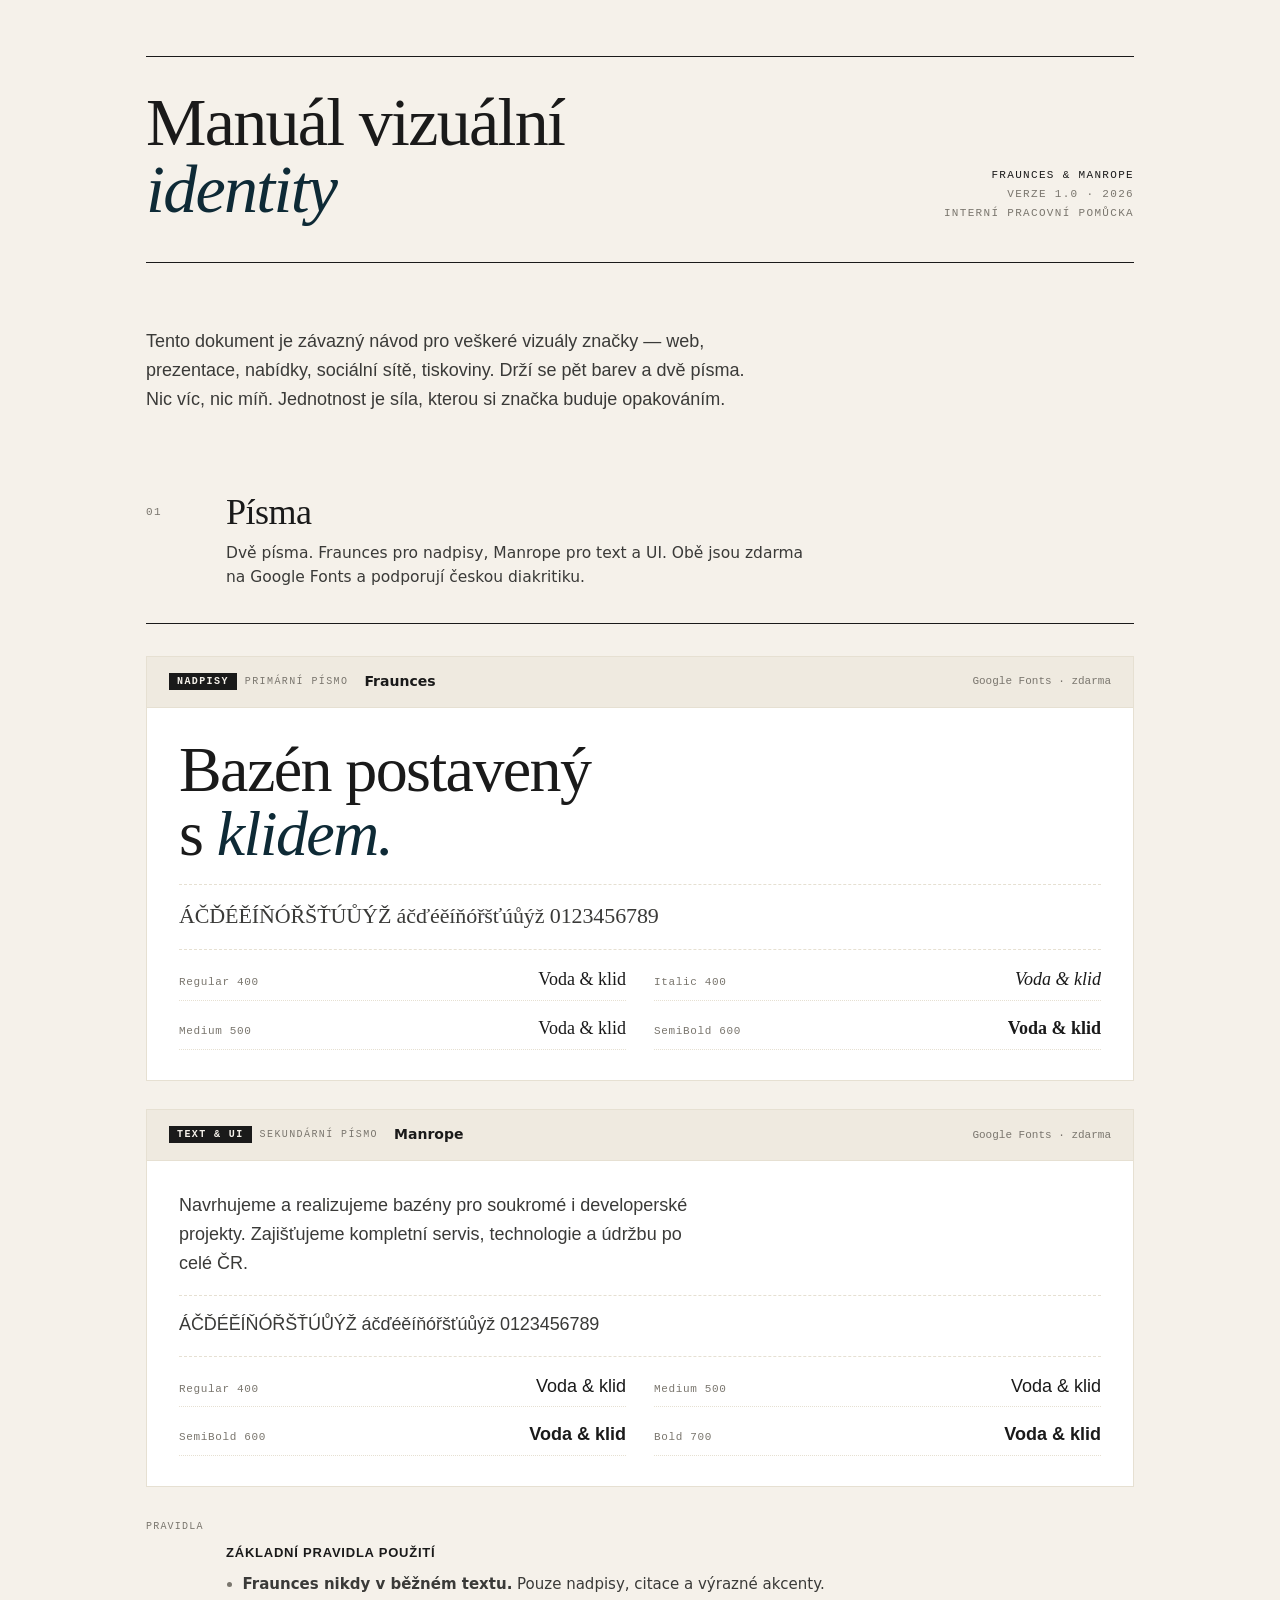
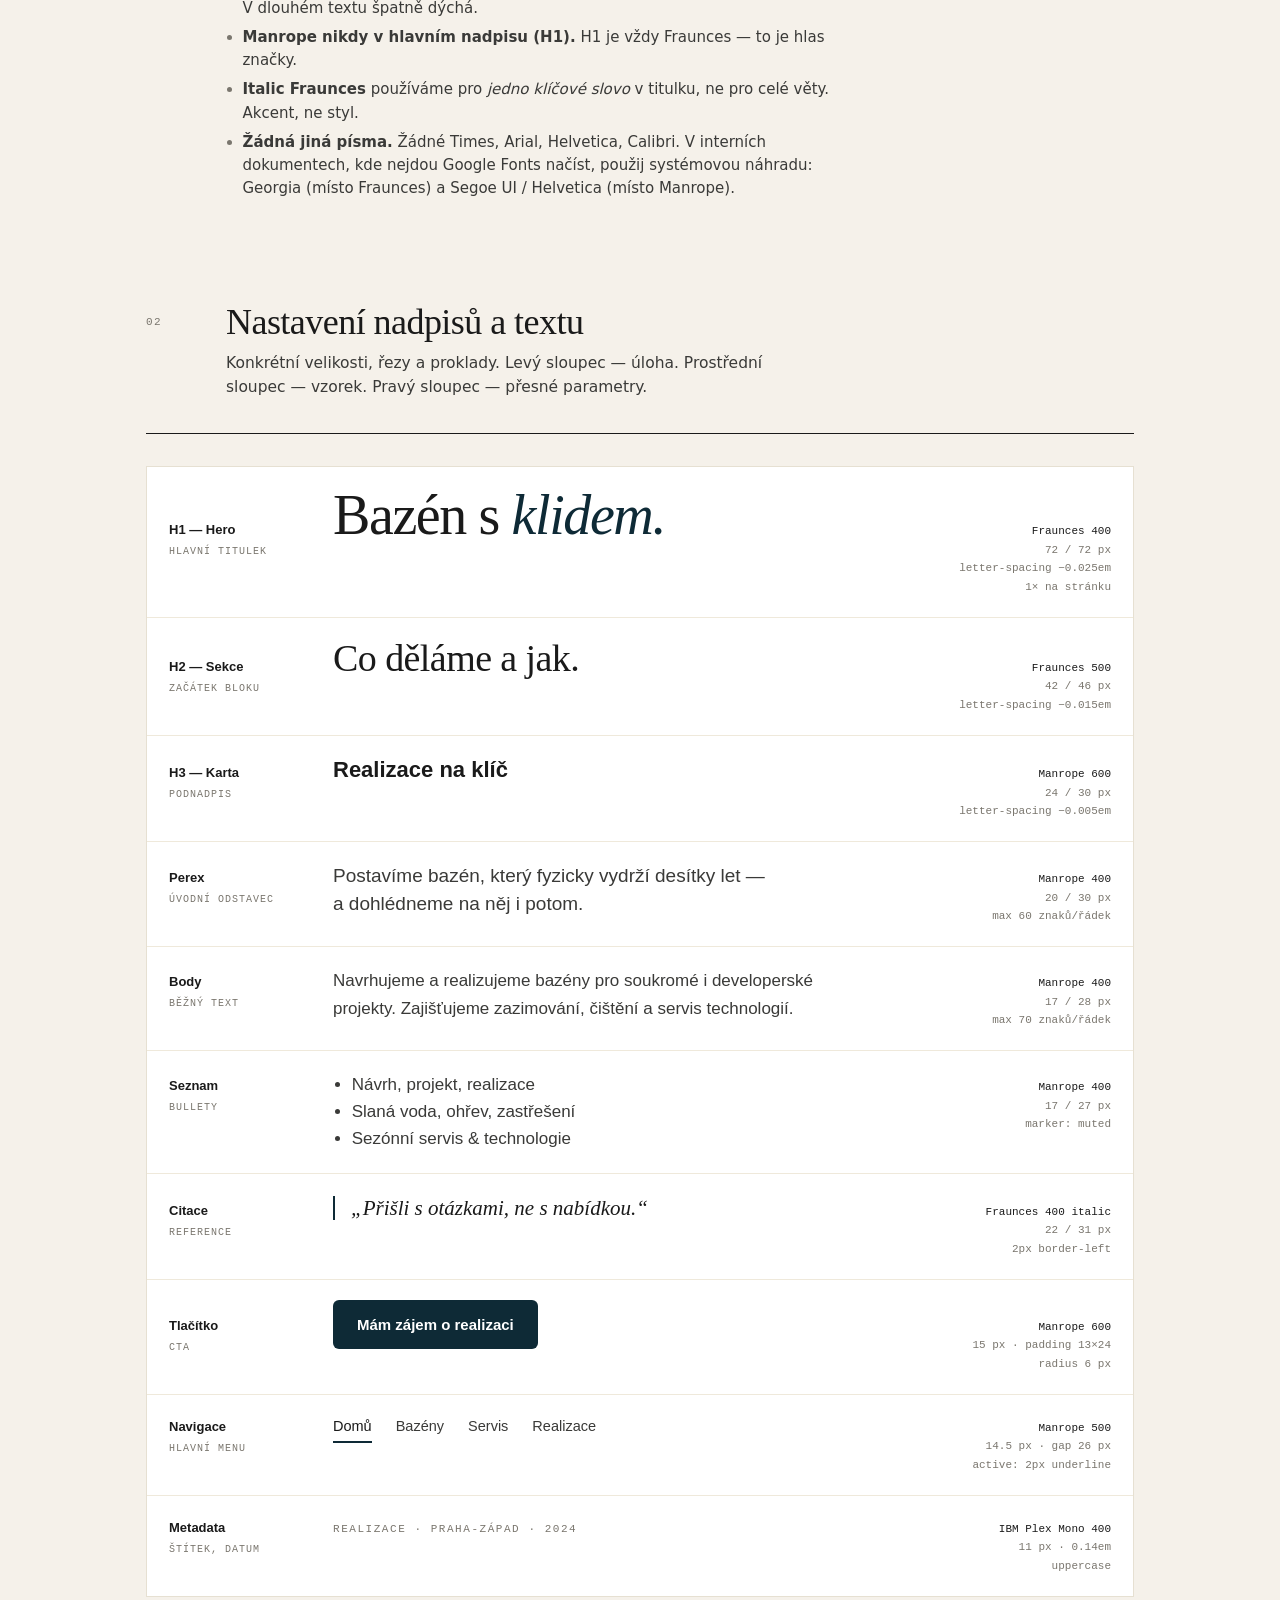
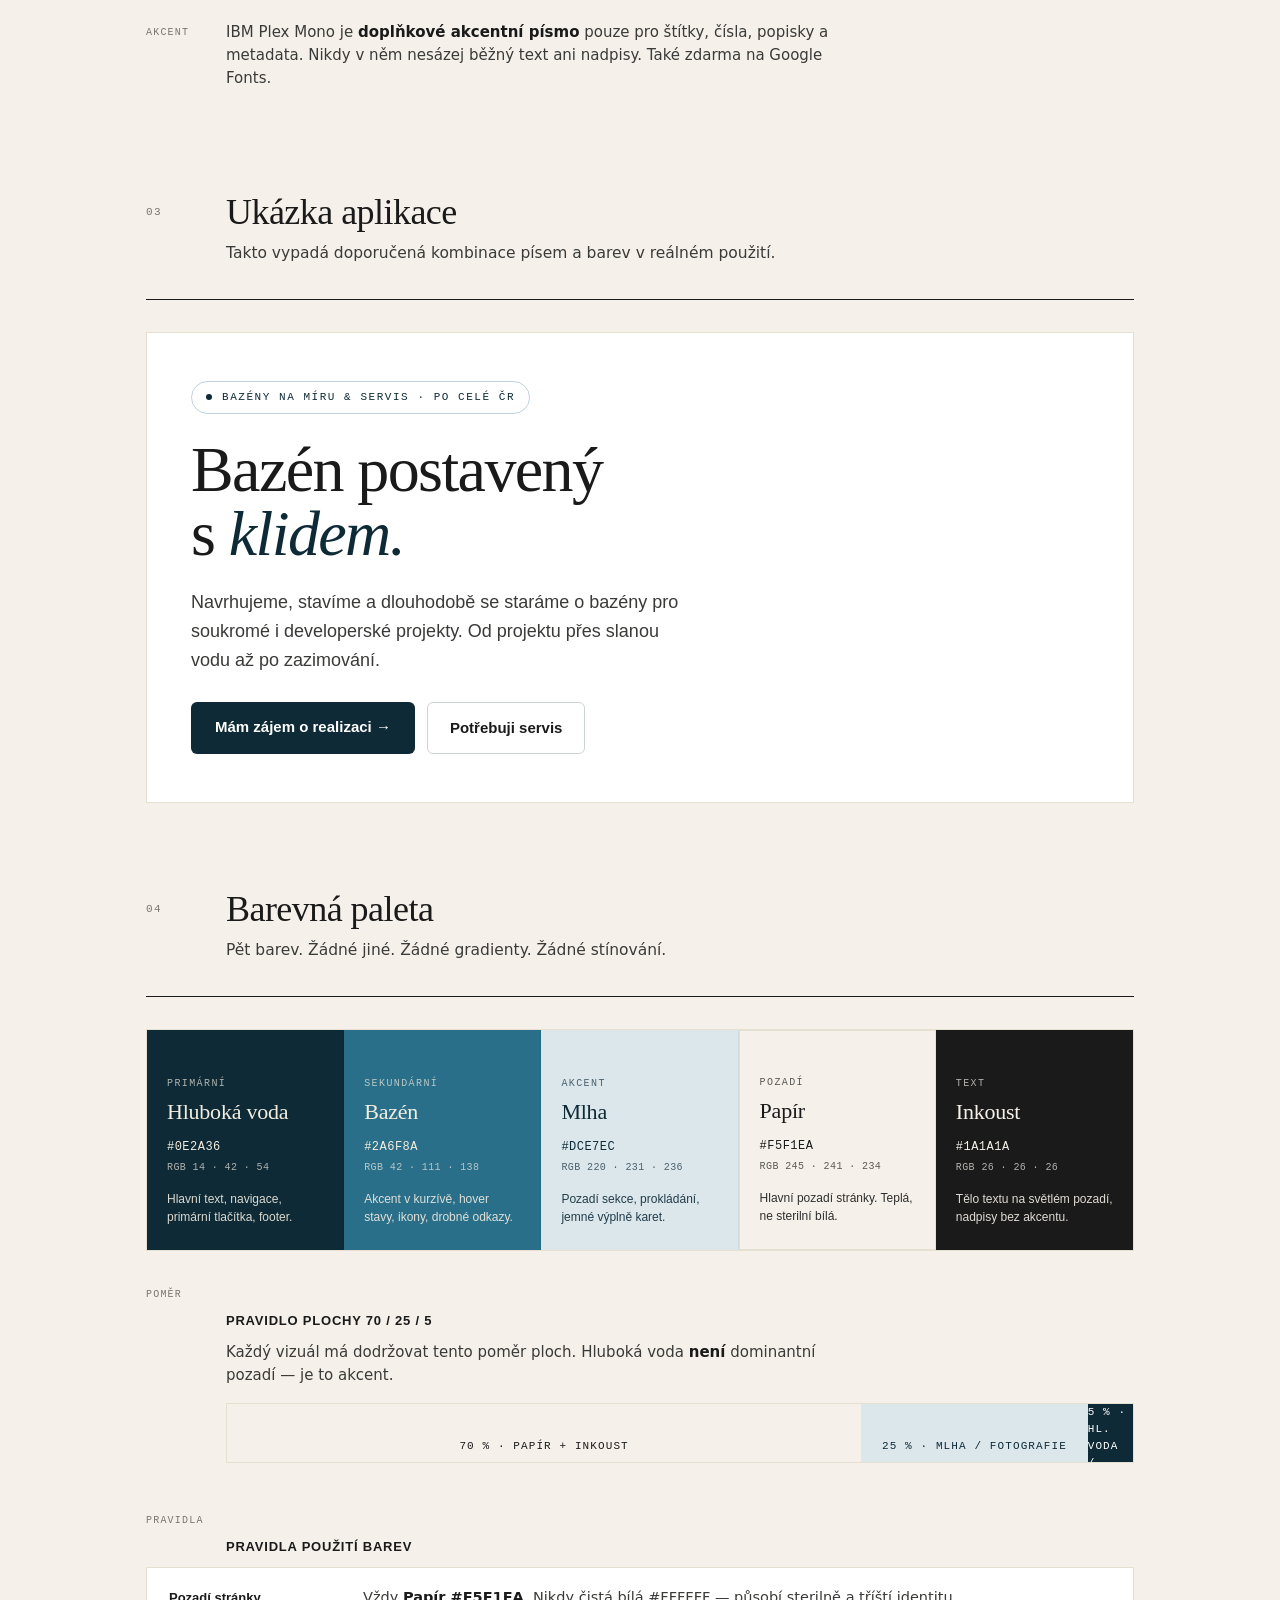
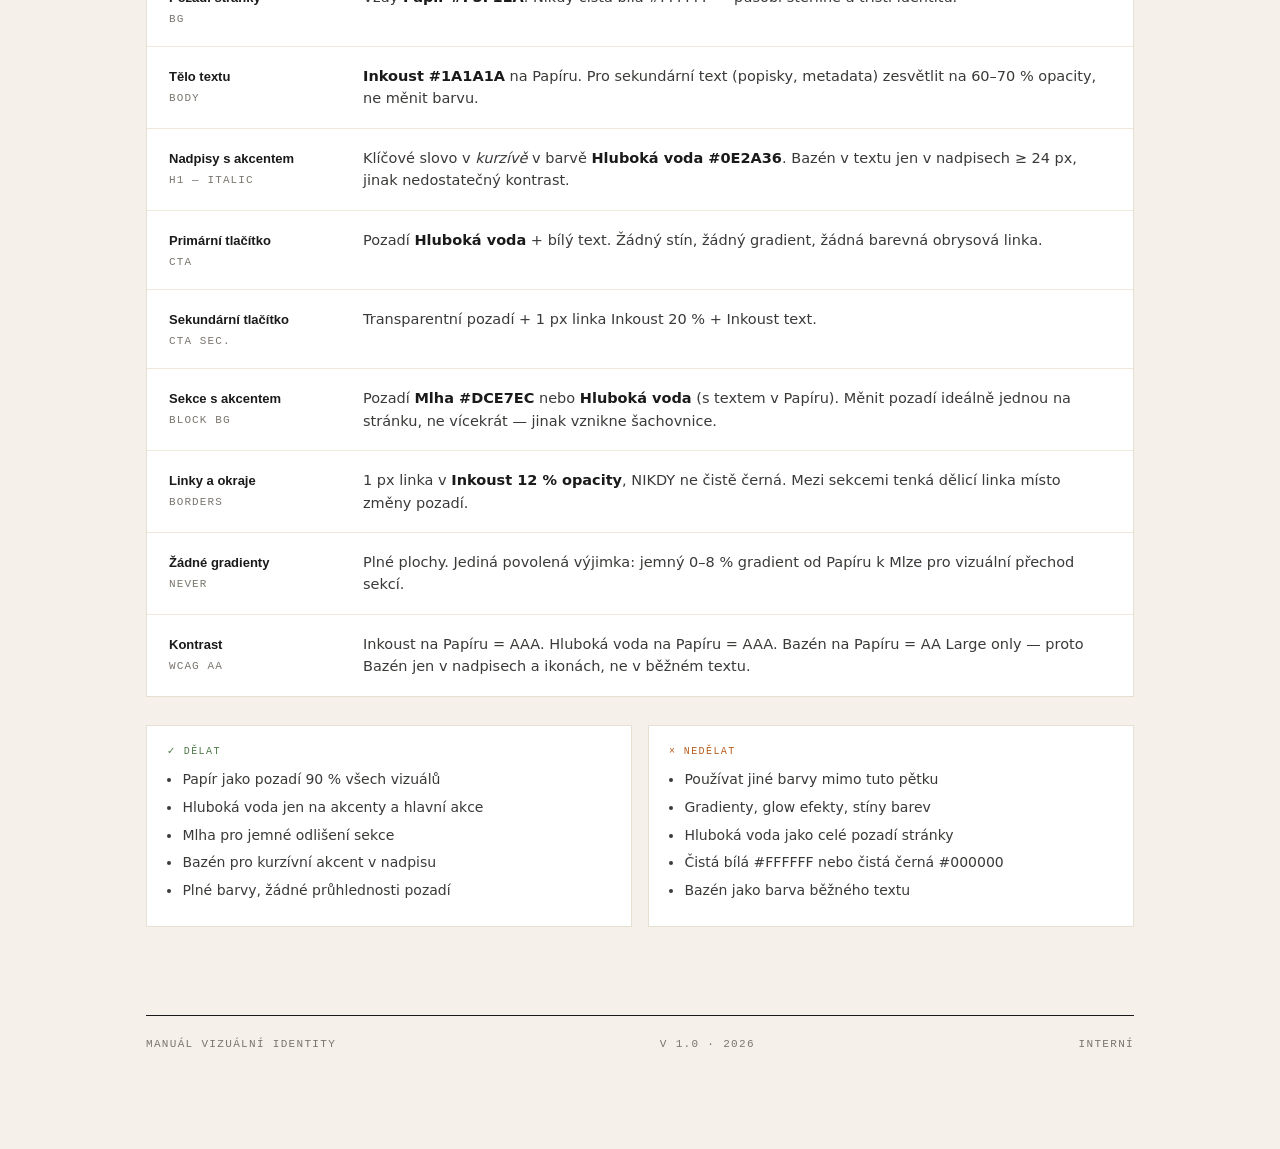
<file: visual/Manuál vizuální identity — bazény & servis.html>
<!DOCTYPE html>
<!-- saved from url=(0320)https://019de214-67c0-76e5-a4c1-afd8364cdd14.claudeusercontent.com/v1/design/projects/019de214-67c0-76e5-a4c1-afd8364cdd14/serve/Manual%20vizualni%20identity-print.html?t=921744359926d436c4fd13af166e1df0cdda0f7c65abaf48217026b6015543b5.dca99c08-887a-48f4-b868-965b454cff6e.1f94dc48-88ac-4b70-8cee-81eb7f4699b6.1777709174 -->
<html lang="cs"><head><meta http-equiv="Content-Type" content="text/html; charset=UTF-8">
<style data-omelette-injected="">html,body{background:transparent}</style><script data-omelette-injected="">(()=>{var j=["https://claude.ai","https://preview.claude.ai","https://eap-omelette.claude.ai"];var x=true;var S=30000;var f=3000;document.addEventListener("DOMContentLoaded",()=>{const H=window.Babel;const G="om-src-id";if(H&&H.registerPlugin&&!(H.availablePlugins&&H.availablePlugins[G])){H.registerPlugin(G,({types:Y})=>({visitor:{JSXOpeningElement(U,Q){const J=U.node;if(J.name&&J.name.type==="JSXMemberExpression")return;for(let V=0;V<J.attributes.length;V++){const L=J.attributes[V];if(L.type==="JSXAttribute"&&L.name&&L.name.name==="data-om-id")return}const W=Q.file&&Q.file.opts&&Q.file.opts.filename||"?";const Z=J.loc&&J.loc.start;const z=`jsx:${W}:${J.start??0}:${Z?Z.line:0}:${Z?Z.column+1:0}`;J.attributes.push(Y.jsxAttribute(Y.jsxIdentifier("data-om-id"),Y.stringLiteral(z)))}}}))}const k="om-text-extract";let A=false;if(x&&H&&H.registerPlugin&&!(H.availablePlugins&&H.availablePlugins[k])){const Y=window.React;if(Y&&Y.useSyncExternalStore&&Y.createElement){A=true;const U={};const Q=new Set;let J=0;window.__omTextO=U;window.__omTextSet=(z)=>{for(const V in z){const L=z[V];if(L==null)delete U[V];else U[V]=L}J++;Q.forEach((V)=>V())};const W=(z)=>{Q.add(z);return()=>Q.delete(z)};const Z=()=>J;window.__OmT=function z(V){Y.useSyncExternalStore(W,Z,Z);return Y.createElement("span",{"data-om-text":V.i,className:"__om-t"},V.i in U?U[V.i]:V.children)};H.registerPlugin(k,({types:z})=>{const V={style:1,script:1,noscript:1,textarea:1,title:1,option:1,text:1,tspan:1,textPath:1};const L={placeholder:1,alt:1,title:1,label:1,"aria-label":1,"aria-description":1,"aria-placeholder":1};const _=($,C)=>z.logicalExpression("??",z.memberExpression(z.logicalExpression("||",z.memberExpression(z.identifier("window"),z.identifier("__omTextO")),z.objectExpression([])),z.stringLiteral($),true),C);const E=($)=>$.file&&$.file.opts&&$.file.opts.filename||"?";const B=($)=>$.file&&$.file.code||"";const b=($,C)=>{const X=(F)=>F&&F.start!=null&&F.end!=null&&(F.type==="StringLiteral"||F.type==="TemplateLiteral"&&F.expressions.length===0)?[F.start,F.end]:null;const N=X(C);if(N)return N;if(C&&C.type==="Identifier"){const F=$.scope.getBinding(C.name);if(F&&F.constant&&F.path.node.type==="VariableDeclarator"){return X(F.path.node.init)}}return null};const m=($,C,X)=>{const N=$.node;let F=false;const w=(K,q)=>{F=true;return z.jsxElement(z.jsxOpeningElement(z.jsxIdentifier("__OmT"),[z.jsxAttribute(z.jsxIdentifier("i"),z.stringLiteral(K))],false),z.jsxClosingElement(z.jsxIdentifier("__OmT")),[q],false)};const D=N.children.map((K)=>{if(K.type==="JSXText"){if(K.start==null||K.end==null)return K;const q=X.slice(K.start,K.end);const M=q.length-q.trimStart().length;const R=q.length-q.trimEnd().length;if(M+R>=q.length)return K;return w(`txt:${C}:${K.start+M}:${K.end-R}`,K)}if(K.type==="JSXExpressionContainer"){const q=b($,K.expression);if(q)return w(`str:${C}:${q[0]}:${q[1]}`,K)}return K});if(F)N.children=D};return{visitor:{JSXOpeningElement($,C){const X=$.node;const N=E(C);const F={};for(let w=0;w<X.attributes.length;w++){const D=X.attributes[w];if(D.type!=="JSXAttribute"||!D.name)continue;const K=D.name.name;if(!L[K])continue;if(!D.value||D.value.type!=="StringLiteral")continue;if(D.value.start==null||D.value.end==null)continue;const q=`txt:${N}:${D.value.start}:${D.value.end}`;F[K]=q;D.value=z.jsxExpressionContainer(_(q,z.stringLiteral(D.value.value)))}if(Object.keys(F).length){X.attributes.push(z.jsxAttribute(z.jsxIdentifier("data-om-text-attrs"),z.stringLiteral(JSON.stringify(F))))}},JSXElement($,C){const X=$.node.openingElement;const N=X&&X.name&&X.name.name;if(N==="__OmT")return;if(typeof N==="string"&&V[N])return;m($,E(C),B(C))},JSXFragment($,C){m($,E(C),B(C))}}}})}}const u=A?["transform-react-jsx-source",G,k]:["transform-react-jsx-source",G];document.querySelectorAll('script[type="text/babel"],script[type="text/jsx"]').forEach((Y,U)=>{const Q=Y.getAttribute("data-plugins")||"";const J=u.filter((W)=>Q.indexOf(W)<0);if(J.length){Y.setAttribute("data-plugins",Q?`${Q},${J.join(",")}`:J.join(","))}if(!Y.hasAttribute("data-filename")){Y.setAttribute("data-filename",Y.getAttribute("src")||`inline-${U}`)}})});var y=window.parent;if(y&&y!==window){const H=(Q,J)=>{try{y.postMessage({__omelette_log:true,type:Q,data:J},"*")}catch{}};["log","warn","error"].forEach((Q)=>{const J=console[Q];console[Q]=(...W)=>{const Z=W.map((z)=>{try{return typeof z==="object"?JSON.stringify(z):String(z)}catch{try{return String(z)}catch{return"[unstringifiable]"}}}).join(" ");H(Q,Z);J.apply(console,W)}});window.addEventListener("error",(Q)=>{const J=Q.target;if(J&&J!==window&&J.tagName){const W=J.src||J.href||"";H("resource_error",`${J.tagName} failed to load: ${W}`)}else{H("error",`${Q.message||"Unknown error"} at ${Q.filename||"?"}:${Q.lineno||0}:${Q.colno||0}`)}},true);window.addEventListener("unhandledrejection",(Q)=>{const J=Q.reason;const W=J instanceof Error?`${J.message} ${J.stack}`:String(J);H("error",`Unhandled rejection: ${W}`)});const G=()=>{try{y.postMessage({type:"omelette:height",height:document.documentElement.scrollHeight},"*")}catch{}};if(document.readyState==="complete")G();else window.addEventListener("load",G);if(window.ResizeObserver)new ResizeObserver(G).observe(document.documentElement);const k={};let A=0;window.claude={complete(Q){return new Promise((J,W)=>{if(!j.length){W(new Error("claude.complete: no parent origin"));return}const Z=`c${++A}`;const z=()=>setTimeout(()=>{delete k[Z];W(new Error(`claude.complete: no data for ${S/1000}s`))},S);const V=z();k[Z]={resolve:J,reject:W,text:"",t:V,arm:z};try{for(const L of j){y.postMessage({__om_api:true,id:Z,body:Q},L)}}catch(L){clearTimeout(V);delete k[Z];W(L)}})}};const u={};let Y=0;window.omelette={writeFile:(Q,J)=>new Promise((W,Z)=>{if(!j.length){W();return}const z=`f${++Y}`;const V=setTimeout(()=>{delete u[z];W()},f);u[z]={resolve:W,reject:Z,t:V};try{for(const L of j){y.postMessage({__om_file:true,id:z,op:"write",path:Q,content:J},L)}}catch{clearTimeout(V);delete u[z];W()}})};const U=(Q)=>{try{return JSON.stringify(Q)}catch{return JSON.stringify(String(Q))}};window.addEventListener("message",(Q)=>{if(j.indexOf(Q.origin)<0)return;if(Q.source!==y)return;const J=Q.data;if(!J)return;if(J.__om_file_r){const z=u[J.id];if(!z)return;clearTimeout(z.t);delete u[J.id];if(J.ok)z.resolve();else z.reject(new Error(J.error||"write failed"));return}if(J.__om_api_r){const z=k[J.id];if(!z)return;if(J.error!=null){clearTimeout(z.t);delete k[J.id];z.reject(new Error(J.error));return}if(J.chunk!=null){clearTimeout(z.t);z.t=z.arm();z.text+=J.chunk;return}if(J.done){clearTimeout(z.t);delete k[J.id];z.resolve(J.text!=null?J.text:z.text);return}return}if(!J.__om_eval)return;const W=J;const Z=(z)=>{Q.source.postMessage({...z,__om_eval_r:1,id:W.id},Q.origin)};try{const z=(0,eval)(W.code);if(z&&typeof z.then==="function"){z.then((V)=>Z({ok:1,v:U(V)}),(V)=>Z({ok:0,e:String(V)}))}else{Z({ok:1,v:U(z)})}}catch(z){Z({ok:0,e:String(z)})}})}})();
</script>


<meta name="viewport" content="width=device-width,initial-scale=1">
<title>Manuál vizuální identity — bazény &amp; servis</title>
<link rel="preconnect" href="https://fonts.googleapis.com/">
<link rel="preconnect" href="https://fonts.gstatic.com/" crossorigin="">
<link href="./Manuál vizuální identity — bazény &amp; servis_files/css2" rel="stylesheet">
<style>
  :root{
    --paper:#F5F1EA;
    --paper-2:#efeae0;
    --ink:#1A1A1A;
    --ink-soft:#3a3a38;
    --muted:#7a766e;
    --line:#E6E0D2;
    --line-soft:#efe9db;
    --pool:#2A6F8A;
    --pool-deep:#0E2A36;
    --mist:#DCE7EC;
  }
  *{box-sizing:border-box}
  html,body{margin:0;padding:0}
  body{
    background:var(--paper);
    color:var(--ink);
    font-family:'Manrope',system-ui,sans-serif;
    font-size:15px;
    line-height:1.55;
    -webkit-font-smoothing:antialiased;
    text-rendering:optimizeLegibility;
  }
  .doc{max-width:1100px; margin:0 auto; padding:56px 56px 96px}
  @media (max-width:760px){ .doc{padding:32px 22px 64px} }

  /* COVER */
  .cover{
    border-top:1px solid var(--ink);
    border-bottom:1px solid var(--ink);
    padding:32px 0 40px;
    margin-bottom:64px;
    display:grid;
    grid-template-columns:1fr auto;
    align-items:end;
    gap:24px;
  }
  .cover h1{
    font-family:'Fraunces',serif;
    font-weight:400;
    font-size:clamp(40px,6vw,68px);
    line-height:0.98;
    letter-spacing:-0.025em;
    margin:0;
  }
  .cover h1 em{font-style:italic; font-weight:400; color:var(--pool-deep)}
  .cover .meta{
    font-family:'IBM Plex Mono',monospace;
    font-size:11px;
    text-transform:uppercase;
    letter-spacing:0.12em;
    color:var(--muted);
    text-align:right;
    line-height:1.7;
  }
  .cover .meta b{color:var(--ink); font-weight:500}

  .lede{
    font-family:'Manrope',sans-serif;
    font-size:18px;
    line-height:1.6;
    color:var(--ink-soft);
    max-width:62ch;
    margin:0 0 80px;
  }

  /* SECTION */
  section{margin-bottom:88px}
  .ch-head{
    display:grid;
    grid-template-columns:60px 1fr;
    gap:20px;
    align-items:start;
    padding-bottom:18px;
    border-bottom:1px solid var(--ink);
    margin-bottom:32px;
  }
  .ch-num{
    font-family:'IBM Plex Mono',monospace;
    font-size:11px;
    letter-spacing:0.12em;
    color:var(--muted);
    padding-top:10px;
  }
  .ch-title{
    font-family:'Fraunces',serif;
    font-weight:400;
    font-size:clamp(26px,3vw,36px);
    line-height:1.05;
    letter-spacing:-0.015em;
    margin:0;
  }
  .ch-sub{
    grid-column:2;
    margin-top:10px;
    color:var(--ink-soft);
    font-size:15.5px;
    max-width:60ch;
  }

  /* BODY layout */
  .body{display:grid; grid-template-columns:60px 1fr; gap:20px}
  .gutter{
    font-family:'IBM Plex Mono',monospace;
    font-size:10px;
    letter-spacing:0.12em;
    text-transform:uppercase;
    color:var(--muted);
    padding-top:4px;
  }
  .col{min-width:0}
  .col p{margin:0 0 1em; max-width:64ch; color:var(--ink-soft)}
  .col p strong{color:var(--ink); font-weight:600}
  .col h3{
    font-family:'Manrope',sans-serif;
    font-size:13px;
    font-weight:600;
    letter-spacing:0.06em;
    text-transform:uppercase;
    color:var(--ink);
    margin:28px 0 10px;
  }
  .col ul{margin:0 0 1em; padding-left:1.1em; max-width:64ch; color:var(--ink-soft)}
  .col li{margin-bottom:.4em}
  .col li::marker{color:var(--muted)}

  .callout{
    border-left:3px solid var(--pool-deep);
    padding:14px 18px;
    background:rgba(14,42,54,0.04);
    margin:14px 0 22px;
    font-size:14.5px;
    color:var(--ink);
    max-width:62ch;
  }

  /* FONT FACE CARDS */
  .fontcard{
    border:1px solid var(--line);
    background:#fff;
    margin-bottom:28px;
    overflow:hidden;
  }
  .fontcard .fhead{
    display:grid;
    grid-template-columns:auto 1fr auto;
    gap:16px;
    align-items:center;
    padding:14px 22px;
    background:var(--paper-2);
    border-bottom:1px solid var(--line);
  }
  .fhead .role{
    font-family:'IBM Plex Mono',monospace;
    font-size:10px;
    letter-spacing:0.14em;
    text-transform:uppercase;
    color:var(--muted);
  }
  .fhead .role b{
    background:var(--ink);
    color:var(--paper);
    padding:3px 8px;
    margin-right:8px;
  }
  .fhead .name{font-weight:600; font-size:14px}
  .fhead .src{
    font-family:'IBM Plex Mono',monospace;
    font-size:11px;
    color:var(--muted);
  }
  .fbody{padding:30px 32px}
  .demo-fr{
    font-family:'Fraunces',serif;
    font-weight:400;
    font-size:64px;
    line-height:1.0;
    letter-spacing:-0.025em;
    color:var(--ink);
    margin:0 0 8px;
  }
  .demo-fr em{font-style:italic; color:var(--pool-deep)}
  .demo-mn{
    font-family:'Manrope',sans-serif;
    font-weight:400;
    font-size:18px;
    line-height:1.6;
    color:var(--ink-soft);
    margin:0;
    max-width:54ch;
  }
  .charset{
    margin-top:18px;
    padding-top:16px;
    border-top:1px dashed var(--line);
    font-family:'Fraunces',serif;
    font-size:22px;
    line-height:1.4;
    color:var(--ink-soft);
    letter-spacing:-0.005em;
  }
  .charset.mn{font-family:'Manrope',sans-serif; font-size:18px}
  .weights{
    margin-top:18px;
    padding-top:16px;
    border-top:1px dashed var(--line);
    display:grid;
    grid-template-columns:repeat(2,1fr);
    gap:14px 28px;
  }
  .w{
    display:flex; justify-content:space-between; align-items:baseline;
    border-bottom:1px dotted var(--line);
    padding-bottom:6px;
  }
  .w .label{
    font-family:'IBM Plex Mono',monospace;
    font-size:11px;
    letter-spacing:0.06em;
    color:var(--muted);
  }
  .w .sample{font-size:18px}
  .w-fr-400{font-family:'Fraunces',serif; font-weight:400}
  .w-fr-400i{font-family:'Fraunces',serif; font-weight:400; font-style:italic}
  .w-fr-500{font-family:'Fraunces',serif; font-weight:500}
  .w-fr-600{font-family:'Fraunces',serif; font-weight:600}
  .w-mn-400{font-family:'Manrope',sans-serif; font-weight:400}
  .w-mn-500{font-family:'Manrope',sans-serif; font-weight:500}
  .w-mn-600{font-family:'Manrope',sans-serif; font-weight:600}
  .w-mn-700{font-family:'Manrope',sans-serif; font-weight:700}

  /* TYPE SCALE TABLE */
  .scale{
    border:1px solid var(--line);
    background:#fff;
  }
  .scale-row{
    display:grid;
    grid-template-columns:140px 1fr 230px;
    gap:24px;
    align-items:baseline;
    padding:20px 22px;
    border-bottom:1px solid var(--line-soft);
  }
  .scale-row:last-child{border-bottom:none}
  .scale-row .lab{
    font-family:'IBM Plex Mono',monospace;
    font-size:10px;
    letter-spacing:0.1em;
    text-transform:uppercase;
    color:var(--muted);
  }
  .scale-row .lab b{
    color:var(--ink);
    display:block;
    font-size:13px;
    letter-spacing:0;
    text-transform:none;
    font-weight:600;
    font-family:'Manrope',sans-serif;
    margin-bottom:4px;
  }
  .scale-row .specs{
    font-family:'IBM Plex Mono',monospace;
    font-size:11px;
    color:var(--muted);
    line-height:1.7;
    text-align:right;
  }
  .scale-row .specs b{color:var(--ink); font-weight:500}
  .s-h1{font-family:'Fraunces',serif; font-weight:400; font-size:56px; line-height:1.0; letter-spacing:-0.025em; color:var(--ink)}
  .s-h1 em{font-style:italic; color:var(--pool-deep)}
  .s-h2{font-family:'Fraunces',serif; font-weight:500; font-size:38px; line-height:1.1; letter-spacing:-0.015em; color:var(--ink)}
  .s-h3{font-family:'Manrope',sans-serif; font-weight:600; font-size:22px; line-height:1.25; color:var(--ink)}
  .s-lede{font-family:'Manrope',sans-serif; font-weight:400; font-size:19px; line-height:1.5; color:var(--ink-soft)}
  .s-body{font-family:'Manrope',sans-serif; font-weight:400; font-size:17px; line-height:1.65; color:var(--ink-soft)}
  .s-list ul{margin:0; padding-left:1.1em; font-family:'Manrope',sans-serif; font-size:17px; line-height:1.6; color:var(--ink-soft)}
  .s-quote{font-family:'Fraunces',serif; font-style:italic; font-weight:400; font-size:21px; line-height:1.4; border-left:2px solid var(--pool-deep); padding-left:16px; color:var(--ink)}
  .s-btn{
    font-family:'Manrope',sans-serif; font-weight:600; font-size:15px;
    background:var(--pool-deep); color:#fff;
    display:inline-block; padding:13px 24px; border-radius:6px;
  }
  .s-nav{font-family:'Manrope',sans-serif; font-weight:500; font-size:14.5px; color:var(--ink-soft); display:flex; gap:24px; flex-wrap:wrap}
  .s-nav .active{color:var(--ink); border-bottom:2px solid var(--pool-deep); padding-bottom:4px}
  .s-meta{font-family:'IBM Plex Mono',monospace; font-weight:400; font-size:11px; letter-spacing:0.14em; color:var(--muted); text-transform:uppercase}

  @media (max-width:760px){
    .scale-row{grid-template-columns:1fr; gap:8px}
    .scale-row .specs{text-align:left}
    .demo-fr{font-size:42px}
    .s-h1{font-size:38px}
    .s-h2{font-size:28px}
    .weights{grid-template-columns:1fr}
  }

  /* SHOWCASE — applied combo */
  .showcase{
    background:#fff;
    border:1px solid var(--line);
    padding:48px 44px;
  }
  .sc-eyebrow{
    display:inline-flex; align-items:center; gap:10px;
    font-family:'IBM Plex Mono',monospace;
    font-size:11px; letter-spacing:0.14em; text-transform:uppercase;
    color:var(--pool-deep);
    padding:7px 14px;
    border:1px solid rgba(42,111,138,.3);
    border-radius:999px;
    margin-bottom:24px;
  }
  .sc-eyebrow .pip{width:6px;height:6px;border-radius:50%;background:var(--pool-deep)}
  .sc-h1{
    font-family:'Fraunces',serif; font-weight:400;
    font-size:clamp(40px,5.5vw,64px);
    line-height:1.0; letter-spacing:-0.025em;
    margin:0 0 22px;
    max-width:18ch;
  }
  .sc-h1 em{font-style:italic; color:var(--pool-deep)}
  .sc-p{
    font-family:'Manrope',sans-serif;
    font-size:18px; line-height:1.6; color:var(--ink-soft);
    max-width:50ch; margin:0 0 28px;
  }
  .sc-actions{display:flex; gap:12px; flex-wrap:wrap}
  .sc-btn-pri{background:var(--pool-deep); color:#fff; padding:13px 24px; border-radius:6px; font-weight:600; font-size:15px; font-family:'Manrope',sans-serif; text-decoration:none; display:inline-block}
  .sc-btn-sec{background:transparent; color:var(--ink); padding:13px 22px; border-radius:6px; font-weight:600; font-size:15px; font-family:'Manrope',sans-serif; border:1px solid rgba(14,42,54,.2); text-decoration:none; display:inline-block}

  /* COLOR PALETTE */
  .palette{
    display:grid;
    grid-template-columns:repeat(5,1fr);
    border:1px solid var(--line);
    background:#fff;
  }
  .swatch{
    padding:24px 20px;
    min-height:220px;
    display:flex;
    flex-direction:column;
    justify-content:flex-end;
    border-right:1px solid rgba(0,0,0,.06);
  }
  .swatch:last-child{border-right:none}
  .swatch .role{
    font-family:'IBM Plex Mono',monospace;
    font-size:10px; letter-spacing:0.14em; text-transform:uppercase;
    margin-bottom:8px; opacity:.7;
  }
  .swatch .name{
    font-family:'Fraunces',serif;
    font-size:22px; font-weight:500;
    letter-spacing:-0.01em;
    margin-bottom:14px; line-height:1.1;
  }
  .swatch .hex{
    font-family:'IBM Plex Mono',monospace;
    font-size:12px; letter-spacing:0.04em;
    margin-bottom:4px;
  }
  .swatch .rgb{
    font-family:'IBM Plex Mono',monospace;
    font-size:10px; letter-spacing:0.04em;
    opacity:.7;
    margin-bottom:10px;
  }
  .swatch .use{
    font-family:'Manrope',sans-serif;
    font-size:12px; line-height:1.5;
    margin-top:4px;
    opacity:.9;
    max-width:24ch;
  }
  .sw-deep{background:#0E2A36; color:#f3ede0}
  .sw-pool{background:#2A6F8A; color:#f3ede0}
  .sw-mist{background:#DCE7EC; color:#0E2A36}
  .sw-paper{background:#F5F1EA; color:#1a1a1a; border:1px solid var(--line)}
  .sw-ink{background:#1A1A1A; color:#f5f1ea}
  @media (max-width:760px){
    .palette{grid-template-columns:1fr 1fr}
  }

  /* PROPORTION DIAGRAM */
  .prop{
    display:grid;
    grid-template-columns:70% 25% 5%;
    height:60px;
    border:1px solid var(--line);
    margin:14px 0 22px;
    overflow:hidden;
  }
  .prop > div{
    display:flex; align-items:center; justify-content:center;
    font-family:'IBM Plex Mono',monospace;
    font-size:11px; letter-spacing:0.1em; text-transform:uppercase;
    font-weight:500;
  }
  .prop .p1{background:var(--paper); color:var(--ink)}
  .prop .p2{background:var(--mist); color:var(--pool-deep)}
  .prop .p3{background:var(--pool-deep); color:#fff}

  /* RULES TABLE */
  .rules{
    border:1px solid var(--line);
    background:#fff;
  }
  .rules .row{
    display:grid;
    grid-template-columns:170px 1fr;
    gap:24px;
    padding:18px 22px;
    border-bottom:1px solid var(--line-soft);
    align-items:baseline;
  }
  .rules .row:last-child{border-bottom:none}
  .rules .key{
    font-family:'IBM Plex Mono',monospace;
    font-size:11px;
    letter-spacing:0.1em;
    text-transform:uppercase;
    color:var(--muted);
  }
  .rules .key b{
    display:block;
    font-family:'Manrope',sans-serif;
    font-size:13px;
    font-weight:600;
    color:var(--ink);
    letter-spacing:0;
    text-transform:none;
    margin-bottom:3px;
  }
  .rules .val{font-size:14.5px; line-height:1.55; color:var(--ink-soft)}
  .rules .val b{color:var(--ink); font-weight:600}

  /* DO / DON'T */
  .ddrow{
    display:grid;
    grid-template-columns:1fr 1fr;
    gap:16px;
    margin-top:8px;
  }
  .dd{
    border:1px solid var(--line);
    background:#fff;
    padding:18px 20px;
  }
  .dd .head{
    font-family:'IBM Plex Mono',monospace;
    font-size:10px; letter-spacing:0.14em; text-transform:uppercase;
    margin-bottom:10px;
  }
  .dd.do .head{color:#4F7A4A}
  .dd.dont .head{color:#B85C1F}
  .dd ul{margin:0; padding-left:1.1em; color:var(--ink-soft); font-size:14px; line-height:1.55}
  .dd li{margin-bottom:6px}
  @media (max-width:760px){ .ddrow{grid-template-columns:1fr} }

  /* FOOTER */
  .footer{
    border-top:1px solid var(--ink);
    margin-top:80px;
    padding-top:20px;
    display:flex; justify-content:space-between;
    font-family:'IBM Plex Mono',monospace;
    font-size:11px; letter-spacing:0.12em;
    text-transform:uppercase;
    color:var(--muted);
  }

  /* PRINT */
  @page { size: A4 portrait; margin: 14mm; }
  @media print {
    html, body {
      background:#F5F1EA !important;
      -webkit-print-color-adjust:exact !important;
      print-color-adjust:exact !important;
    }
    .doc{padding:0 !important; max-width:none !important}
    .cover{page-break-after:always; break-after:page; margin-bottom:0 !important; min-height:55vh}
    section{page-break-before:always; break-before:page; margin-bottom:0 !important}
    .fontcard, .scale-row, .palette, .prop, .rules, .ddrow, .showcase, .callout, .ch-head{
      break-inside:avoid; page-break-inside:avoid;
    }
    .ch-head, h3{break-after:avoid; page-break-after:avoid}
    .swatch, .sw-deep, .sw-pool, .sw-mist, .sw-paper, .sw-ink, .prop > div, .sc-btn-pri, .s-btn{
      -webkit-print-color-adjust:exact !important;
      print-color-adjust:exact !important;
    }
    /* shrink display sizes a touch for portrait A4 */
    .cover h1{font-size:48px !important}
    .ch-title{font-size:30px !important}
    .demo-fr{font-size:46px !important}
    .sc-h1{font-size:42px !important}
    .s-h1{font-size:42px !important}
    .s-h2{font-size:30px !important}
  }
</style>
</head>
<body>
<div class="doc">

  <!-- COVER -->
  <header class="cover">
    <h1>Manuál vizuální<br><em>identity</em></h1>
    <div class="meta">
      <b>Fraunces &amp; Manrope</b><br>
      Verze 1.0 · 2026<br>
      Interní pracovní pomůcka
    </div>
  </header>

  <p class="lede">
    Tento dokument je závazný návod pro veškeré vizuály značky — web, prezentace, nabídky, sociální sítě, tiskoviny. Drží se pět barev a dvě písma. Nic víc, nic míň. Jednotnost je síla, kterou si značka buduje opakováním.
  </p>

  <!-- ============ 01 PÍSMA ============ -->
  <section>
    <header class="ch-head">
      <div class="ch-num">01</div>
      <div>
        <h2 class="ch-title">Písma</h2>
        <p class="ch-sub">Dvě písma. Fraunces pro nadpisy, Manrope pro text a UI. Obě jsou zdarma na Google Fonts a podporují českou diakritiku.</p>
      </div>
    </header>

    <!-- Fraunces card -->
    <div class="fontcard">
      <div class="fhead">
        <div class="role"><b>NADPISY</b>PRIMÁRNÍ PÍSMO</div>
        <div class="name">Fraunces</div>
        <div class="src">Google Fonts · zdarma</div>
      </div>
      <div class="fbody">
        <p class="demo-fr">Bazén postavený<br>s&nbsp;<em>klidem.</em></p>
        <div class="charset">ÁČĎÉĚÍŇÓŘŠŤÚŮÝŽ áčďéěíňóřšťúůýž 0123456789</div>
        <div class="weights">
          <div class="w"><span class="label">Regular 400</span><span class="sample w-fr-400">Voda &amp; klid</span></div>
          <div class="w"><span class="label">Italic 400</span><span class="sample w-fr-400i">Voda &amp; klid</span></div>
          <div class="w"><span class="label">Medium 500</span><span class="sample w-fr-500">Voda &amp; klid</span></div>
          <div class="w"><span class="label">SemiBold 600</span><span class="sample w-fr-600">Voda &amp; klid</span></div>
        </div>
      </div>
    </div>

    <!-- Manrope card -->
    <div class="fontcard">
      <div class="fhead">
        <div class="role"><b>TEXT &amp; UI</b>SEKUNDÁRNÍ PÍSMO</div>
        <div class="name">Manrope</div>
        <div class="src">Google Fonts · zdarma</div>
      </div>
      <div class="fbody">
        <p class="demo-mn">Navrhujeme a realizujeme bazény pro soukromé i developerské projekty. Zajišťujeme kompletní servis, technologie a údržbu po celé&nbsp;ČR.</p>
        <div class="charset mn">ÁČĎÉĚÍŇÓŘŠŤÚŮÝŽ áčďéěíňóřšťúůýž 0123456789</div>
        <div class="weights">
          <div class="w"><span class="label">Regular 400</span><span class="sample w-mn-400">Voda &amp; klid</span></div>
          <div class="w"><span class="label">Medium 500</span><span class="sample w-mn-500">Voda &amp; klid</span></div>
          <div class="w"><span class="label">SemiBold 600</span><span class="sample w-mn-600">Voda &amp; klid</span></div>
          <div class="w"><span class="label">Bold 700</span><span class="sample w-mn-700">Voda &amp; klid</span></div>
        </div>
      </div>
    </div>

    <div class="body" style="margin-top:24px">
      <div class="gutter">pravidla</div>
      <div class="col">
        <h3>Základní pravidla použití</h3>
        <ul>
          <li><strong>Fraunces nikdy v běžném textu.</strong> Pouze nadpisy, citace a výrazné akcenty. V dlouhém textu špatně dýchá.</li>
          <li><strong>Manrope nikdy v hlavním nadpisu (H1).</strong> H1 je vždy Fraunces — to je hlas značky.</li>
          <li><strong>Italic Fraunces</strong> používáme pro <em>jedno klíčové slovo</em> v titulku, ne pro celé věty. Akcent, ne styl.</li>
          <li><strong>Žádná jiná písma.</strong> Žádné Times, Arial, Helvetica, Calibri. V interních dokumentech, kde nejdou Google Fonts načíst, použij systémovou náhradu: Georgia (místo Fraunces) a Segoe UI / Helvetica (místo Manrope).</li>
        </ul>
      </div>
    </div>
  </section>

  <!-- ============ 02 NASTAVENÍ NADPISŮ A TEXTU ============ -->
  <section>
    <header class="ch-head">
      <div class="ch-num">02</div>
      <div>
        <h2 class="ch-title">Nastavení nadpisů a&nbsp;textu</h2>
        <p class="ch-sub">Konkrétní velikosti, řezy a proklady. Levý sloupec — úloha. Prostřední sloupec — vzorek. Pravý sloupec — přesné parametry.</p>
      </div>
    </header>

    <div class="scale">
      <div class="scale-row">
        <div class="lab"><b>H1 — Hero</b>Hlavní titulek</div>
        <div class="sample"><span class="s-h1">Bazén s&nbsp;<em>klidem.</em></span></div>
        <div class="specs"><b>Fraunces 400</b><br>72 / 72 px<br>letter-spacing −0.025em<br>1× na stránku</div>
      </div>
      <div class="scale-row">
        <div class="lab"><b>H2 — Sekce</b>Začátek bloku</div>
        <div class="sample"><span class="s-h2">Co děláme a&nbsp;jak.</span></div>
        <div class="specs"><b>Fraunces 500</b><br>42 / 46 px<br>letter-spacing −0.015em</div>
      </div>
      <div class="scale-row">
        <div class="lab"><b>H3 — Karta</b>Podnadpis</div>
        <div class="sample"><span class="s-h3">Realizace na klíč</span></div>
        <div class="specs"><b>Manrope 600</b><br>24 / 30 px<br>letter-spacing −0.005em</div>
      </div>
      <div class="scale-row">
        <div class="lab"><b>Perex</b>Úvodní odstavec</div>
        <div class="sample"><span class="s-lede">Postavíme bazén, který fyzicky vydrží desítky let — a&nbsp;dohlédneme na něj i&nbsp;potom.</span></div>
        <div class="specs"><b>Manrope 400</b><br>20 / 30 px<br>max 60 znaků/řádek</div>
      </div>
      <div class="scale-row">
        <div class="lab"><b>Body</b>Běžný text</div>
        <div class="sample"><span class="s-body">Navrhujeme a realizujeme bazény pro soukromé i developerské projekty. Zajišťujeme zazimování, čištění a servis technologií.</span></div>
        <div class="specs"><b>Manrope 400</b><br>17 / 28 px<br>max 70 znaků/řádek</div>
      </div>
      <div class="scale-row">
        <div class="lab"><b>Seznam</b>Bullety</div>
        <div class="sample"><div class="s-list"><ul><li>Návrh, projekt, realizace</li><li>Slaná voda, ohřev, zastřešení</li><li>Sezónní servis &amp; technologie</li></ul></div></div>
        <div class="specs"><b>Manrope 400</b><br>17 / 27 px<br>marker: muted</div>
      </div>
      <div class="scale-row">
        <div class="lab"><b>Citace</b>Reference</div>
        <div class="sample"><span class="s-quote">„Přišli s otázkami, ne&nbsp;s&nbsp;nabídkou.“</span></div>
        <div class="specs"><b>Fraunces 400 italic</b><br>22 / 31 px<br>2px border-left</div>
      </div>
      <div class="scale-row">
        <div class="lab"><b>Tlačítko</b>CTA</div>
        <div class="sample"><span class="s-btn">Mám zájem o realizaci</span></div>
        <div class="specs"><b>Manrope 600</b><br>15 px · padding 13×24<br>radius 6 px</div>
      </div>
      <div class="scale-row">
        <div class="lab"><b>Navigace</b>Hlavní menu</div>
        <div class="sample"><span class="s-nav"><span class="active">Domů</span><span>Bazény</span><span>Servis</span><span>Realizace</span></span></div>
        <div class="specs"><b>Manrope 500</b><br>14.5 px · gap 26 px<br>active: 2px underline</div>
      </div>
      <div class="scale-row">
        <div class="lab"><b>Metadata</b>Štítek, datum</div>
        <div class="sample"><span class="s-meta">Realizace · Praha-západ · 2024</span></div>
        <div class="specs"><b>IBM Plex Mono 400</b><br>11 px · 0.14em<br>uppercase</div>
      </div>
    </div>

    <div class="body" style="margin-top:24px">
      <div class="gutter">akcent</div>
      <div class="col">
        <p>IBM Plex Mono je <strong>doplňkové akcentní písmo</strong> pouze pro štítky, čísla, popisky a metadata. Nikdy v něm nesázej běžný text ani nadpisy. Také zdarma na Google Fonts.</p>
      </div>
    </div>
  </section>

  <!-- ============ 03 UKÁZKA APLIKACE ============ -->
  <section>
    <header class="ch-head">
      <div class="ch-num">03</div>
      <div>
        <h2 class="ch-title">Ukázka aplikace</h2>
        <p class="ch-sub">Takto vypadá doporučená kombinace písem a barev v reálném použití.</p>
      </div>
    </header>

    <div class="showcase">
      <span class="sc-eyebrow"><span class="pip"></span>Bazény na míru &amp; servis · po celé ČR</span>
      <h1 class="sc-h1">Bazén postavený s&nbsp;<em>klidem.</em></h1>
      <p class="sc-p">Navrhujeme, stavíme a dlouhodobě se staráme o&nbsp;bazény pro soukromé i&nbsp;developerské projekty. Od&nbsp;projektu přes slanou vodu až po&nbsp;zazimování.</p>
      <div class="sc-actions">
        <a href="https://019de214-67c0-76e5-a4c1-afd8364cdd14.claudeusercontent.com/v1/design/projects/019de214-67c0-76e5-a4c1-afd8364cdd14/serve/Manual%20vizualni%20identity-print.html?t=921744359926d436c4fd13af166e1df0cdda0f7c65abaf48217026b6015543b5.dca99c08-887a-48f4-b868-965b454cff6e.1f94dc48-88ac-4b70-8cee-81eb7f4699b6.1777709174#" class="sc-btn-pri">Mám zájem o realizaci →</a>
        <a href="https://019de214-67c0-76e5-a4c1-afd8364cdd14.claudeusercontent.com/v1/design/projects/019de214-67c0-76e5-a4c1-afd8364cdd14/serve/Manual%20vizualni%20identity-print.html?t=921744359926d436c4fd13af166e1df0cdda0f7c65abaf48217026b6015543b5.dca99c08-887a-48f4-b868-965b454cff6e.1f94dc48-88ac-4b70-8cee-81eb7f4699b6.1777709174#" class="sc-btn-sec">Potřebuji servis</a>
      </div>
    </div>
  </section>

  <!-- ============ 04 PALETA ============ -->
  <section>
    <header class="ch-head">
      <div class="ch-num">04</div>
      <div>
        <h2 class="ch-title">Barevná paleta</h2>
        <p class="ch-sub">Pět barev. Žádné jiné. Žádné gradienty. Žádné stínování.</p>
      </div>
    </header>

    <div class="palette">
      <div class="swatch sw-deep">
        <div class="role">Primární</div>
        <div class="name">Hluboká voda</div>
        <div class="hex">#0E2A36</div>
        <div class="rgb">RGB 14 · 42 · 54</div>
        <div class="use">Hlavní text, navigace, primární tlačítka, footer.</div>
      </div>
      <div class="swatch sw-pool">
        <div class="role">Sekundární</div>
        <div class="name">Bazén</div>
        <div class="hex">#2A6F8A</div>
        <div class="rgb">RGB 42 · 111 · 138</div>
        <div class="use">Akcent v kurzívě, hover stavy, ikony, drobné odkazy.</div>
      </div>
      <div class="swatch sw-mist">
        <div class="role">Akcent</div>
        <div class="name">Mlha</div>
        <div class="hex">#DCE7EC</div>
        <div class="rgb">RGB 220 · 231 · 236</div>
        <div class="use">Pozadí sekce, prokládání, jemné výplně karet.</div>
      </div>
      <div class="swatch sw-paper">
        <div class="role">Pozadí</div>
        <div class="name">Papír</div>
        <div class="hex">#F5F1EA</div>
        <div class="rgb">RGB 245 · 241 · 234</div>
        <div class="use">Hlavní pozadí stránky. Teplá, ne sterilní bílá.</div>
      </div>
      <div class="swatch sw-ink">
        <div class="role">Text</div>
        <div class="name">Inkoust</div>
        <div class="hex">#1A1A1A</div>
        <div class="rgb">RGB 26 · 26 · 26</div>
        <div class="use">Tělo textu na světlém pozadí, nadpisy bez akcentu.</div>
      </div>
    </div>

    <div class="body" style="margin-top:32px">
      <div class="gutter">poměr</div>
      <div class="col">
        <h3>Pravidlo plochy 70 / 25 / 5</h3>
        <p>Každý vizuál má dodržovat tento poměr ploch. Hluboká voda <strong>není</strong> dominantní pozadí — je to akcent.</p>
        <div class="prop">
          <div class="p1">70 % · Papír + Inkoust</div>
          <div class="p2">25 % · Mlha / fotografie</div>
          <div class="p3">5 % · Hl. voda / Bazén</div>
        </div>
      </div>
    </div>

    <div class="body" style="margin-top:24px">
      <div class="gutter">pravidla</div>
      <div class="col">
        <h3>Pravidla použití barev</h3>
      </div>
    </div>

    <div class="rules">
      <div class="row">
        <div class="key"><b>Pozadí stránky</b>BG</div>
        <div class="val">Vždy <b>Papír #F5F1EA</b>. Nikdy čistá bílá #FFFFFF — působí sterilně a tříští identitu.</div>
      </div>
      <div class="row">
        <div class="key"><b>Tělo textu</b>BODY</div>
        <div class="val"><b>Inkoust #1A1A1A</b> na Papíru. Pro sekundární text (popisky, metadata) zesvětlit na 60–70 % opacity, ne měnit barvu.</div>
      </div>
      <div class="row">
        <div class="key"><b>Nadpisy s akcentem</b>H1 — italic</div>
        <div class="val">Klíčové slovo v <em>kurzívě</em> v barvě <b>Hluboká voda #0E2A36</b>. Bazén v textu jen v nadpisech ≥ 24 px, jinak nedostatečný kontrast.</div>
      </div>
      <div class="row">
        <div class="key"><b>Primární tlačítko</b>CTA</div>
        <div class="val">Pozadí <b>Hluboká voda</b> + bílý text. Žádný stín, žádný gradient, žádná barevná obrysová linka.</div>
      </div>
      <div class="row">
        <div class="key"><b>Sekundární tlačítko</b>CTA SEC.</div>
        <div class="val">Transparentní pozadí + 1 px linka Inkoust 20 % + Inkoust text.</div>
      </div>
      <div class="row">
        <div class="key"><b>Sekce s akcentem</b>BLOCK BG</div>
        <div class="val">Pozadí <b>Mlha #DCE7EC</b> nebo <b>Hluboká voda</b> (s textem v Papíru). Měnit pozadí ideálně jednou na stránku, ne vícekrát — jinak vznikne šachovnice.</div>
      </div>
      <div class="row">
        <div class="key"><b>Linky a okraje</b>BORDERS</div>
        <div class="val">1 px linka v <b>Inkoust 12 % opacity</b>, NIKDY ne čistě černá. Mezi sekcemi tenká dělicí linka místo změny pozadí.</div>
      </div>
      <div class="row">
        <div class="key"><b>Žádné gradienty</b>NEVER</div>
        <div class="val">Plné plochy. Jediná povolená výjimka: jemný 0–8 % gradient od Papíru k Mlze pro vizuální přechod sekcí.</div>
      </div>
      <div class="row">
        <div class="key"><b>Kontrast</b>WCAG AA</div>
        <div class="val">Inkoust na Papíru = AAA. Hluboká voda na Papíru = AAA. Bazén na Papíru = AA Large only — proto Bazén jen v nadpisech a ikonách, ne v běžném textu.</div>
      </div>
    </div>

    <div class="ddrow" style="margin-top:28px">
      <div class="dd do">
        <div class="head">✓ DĚLAT</div>
        <ul>
          <li>Papír jako pozadí 90 % všech vizuálů</li>
          <li>Hluboká voda jen na akcenty a hlavní akce</li>
          <li>Mlha pro jemné odlišení sekce</li>
          <li>Bazén pro kurzívní akcent v nadpisu</li>
          <li>Plné barvy, žádné průhlednosti pozadí</li>
        </ul>
      </div>
      <div class="dd dont">
        <div class="head">× NEDĚLAT</div>
        <ul>
          <li>Používat jiné barvy mimo tuto pětku</li>
          <li>Gradienty, glow efekty, stíny barev</li>
          <li>Hluboká voda jako celé pozadí stránky</li>
          <li>Čistá bílá #FFFFFF nebo čistá černá #000000</li>
          <li>Bazén jako barva běžného textu</li>
        </ul>
      </div>
    </div>
  </section>

  <footer class="footer">
    <div>Manuál vizuální identity</div>
    <div>v 1.0 · 2026</div>
    <div>Interní</div>
  </footer>

</div>

<script>
  (async function(){
    try {
      if (document.fonts && document.fonts.ready) await document.fonts.ready;
    } catch(e) {}
    setTimeout(function(){ window.print(); }, 700);
  })();
</script>


</body></html>
</file>
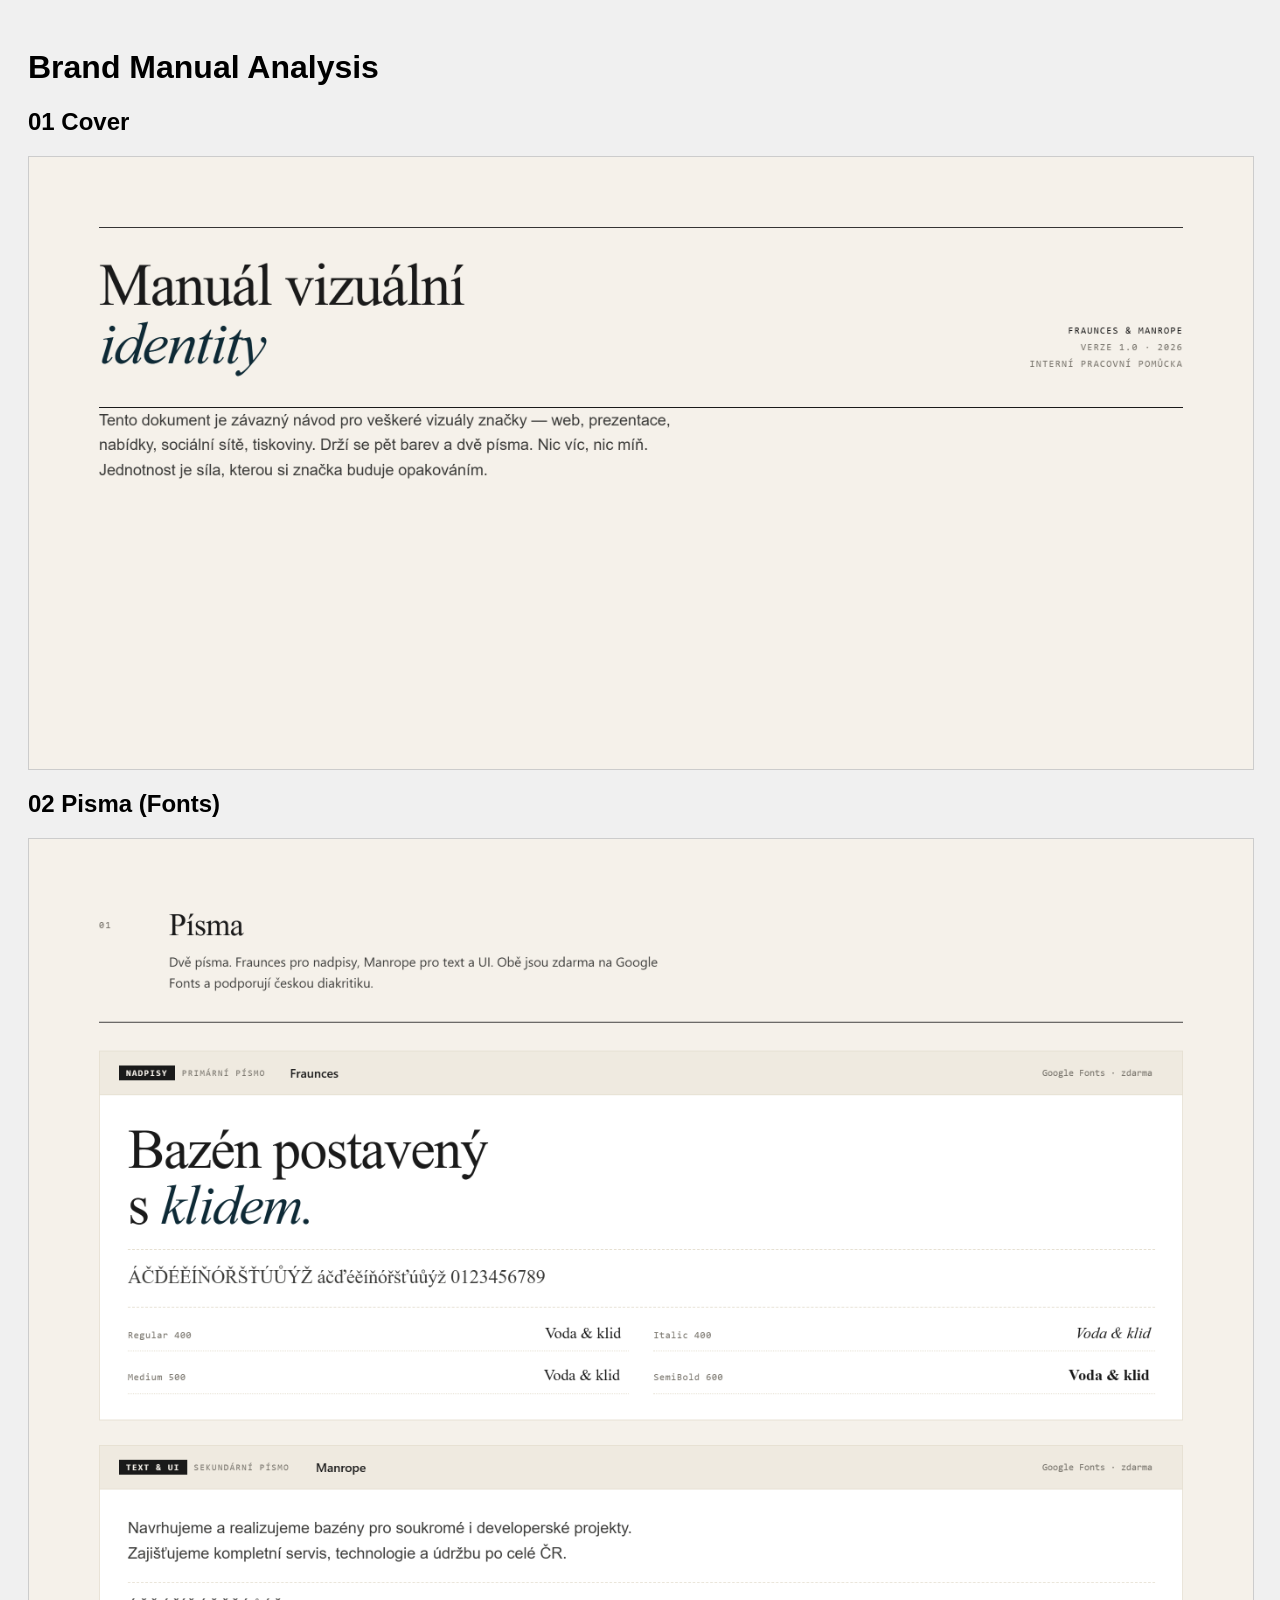
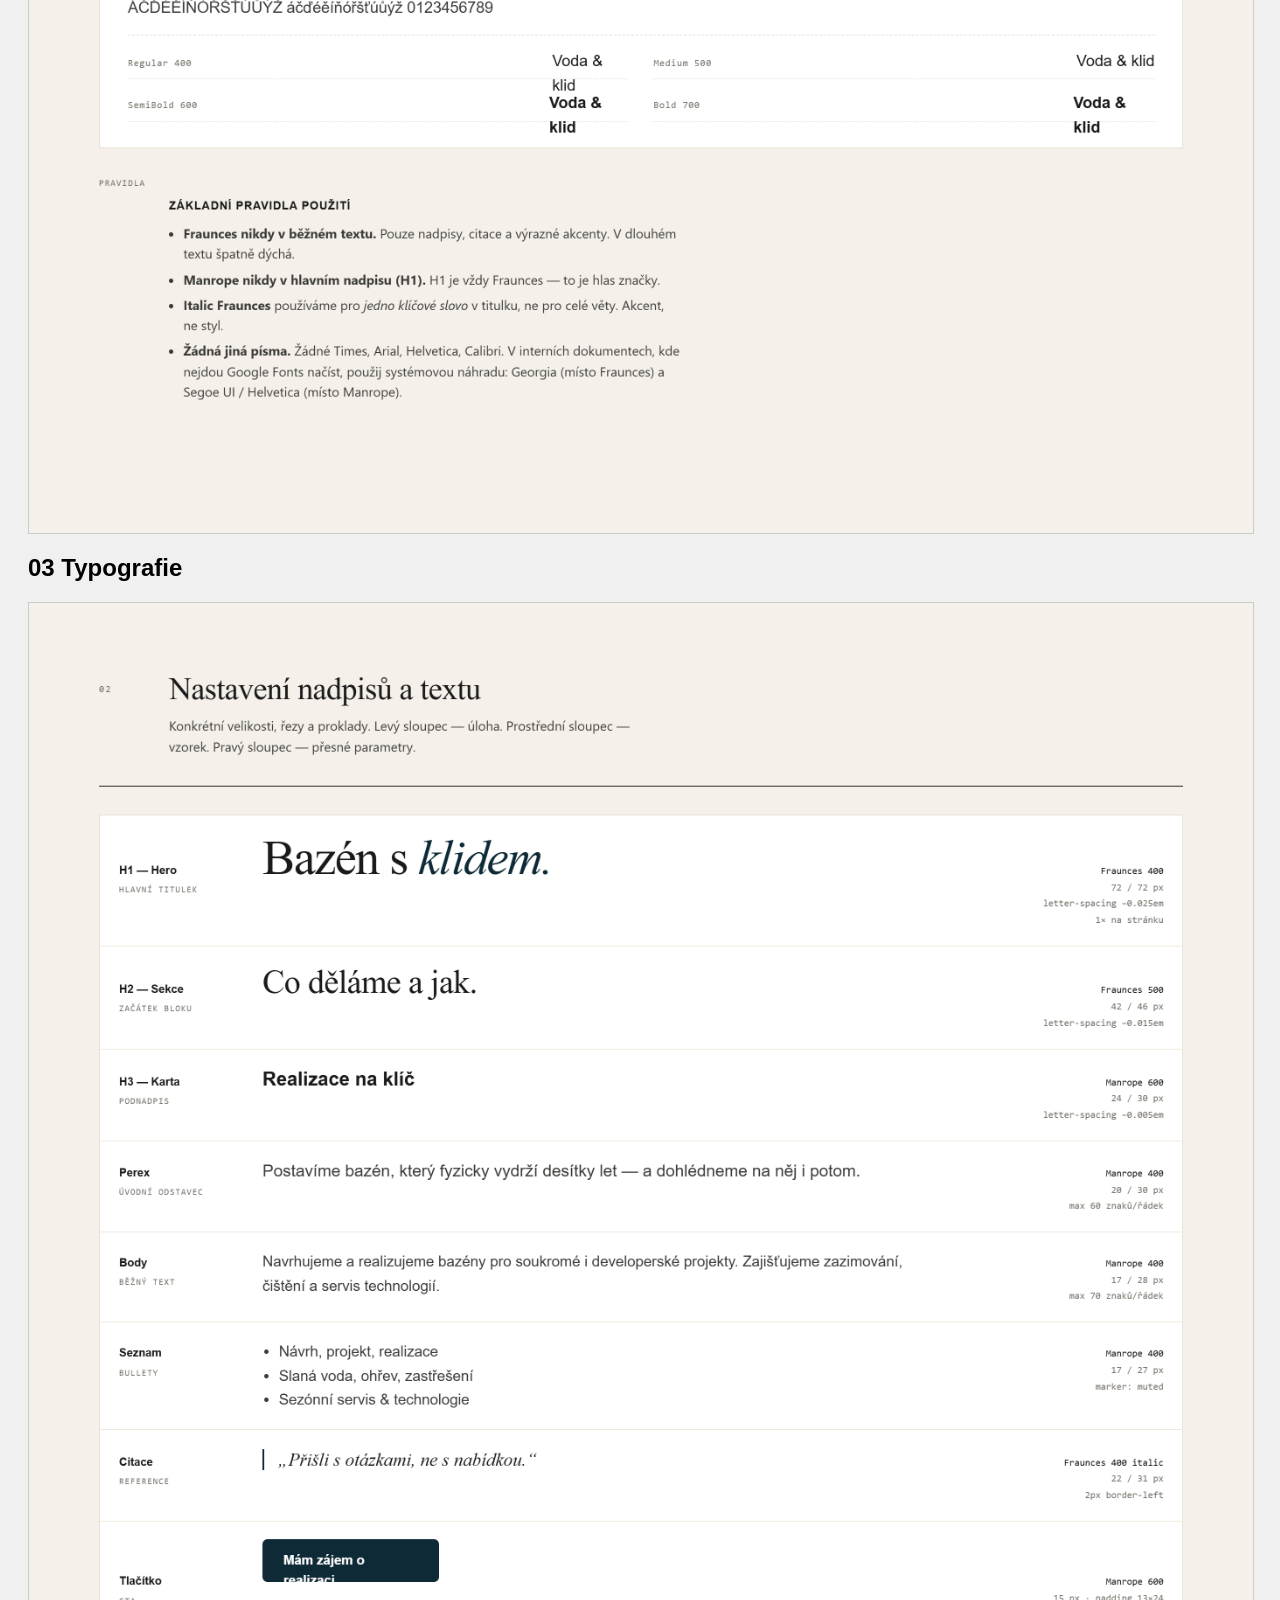
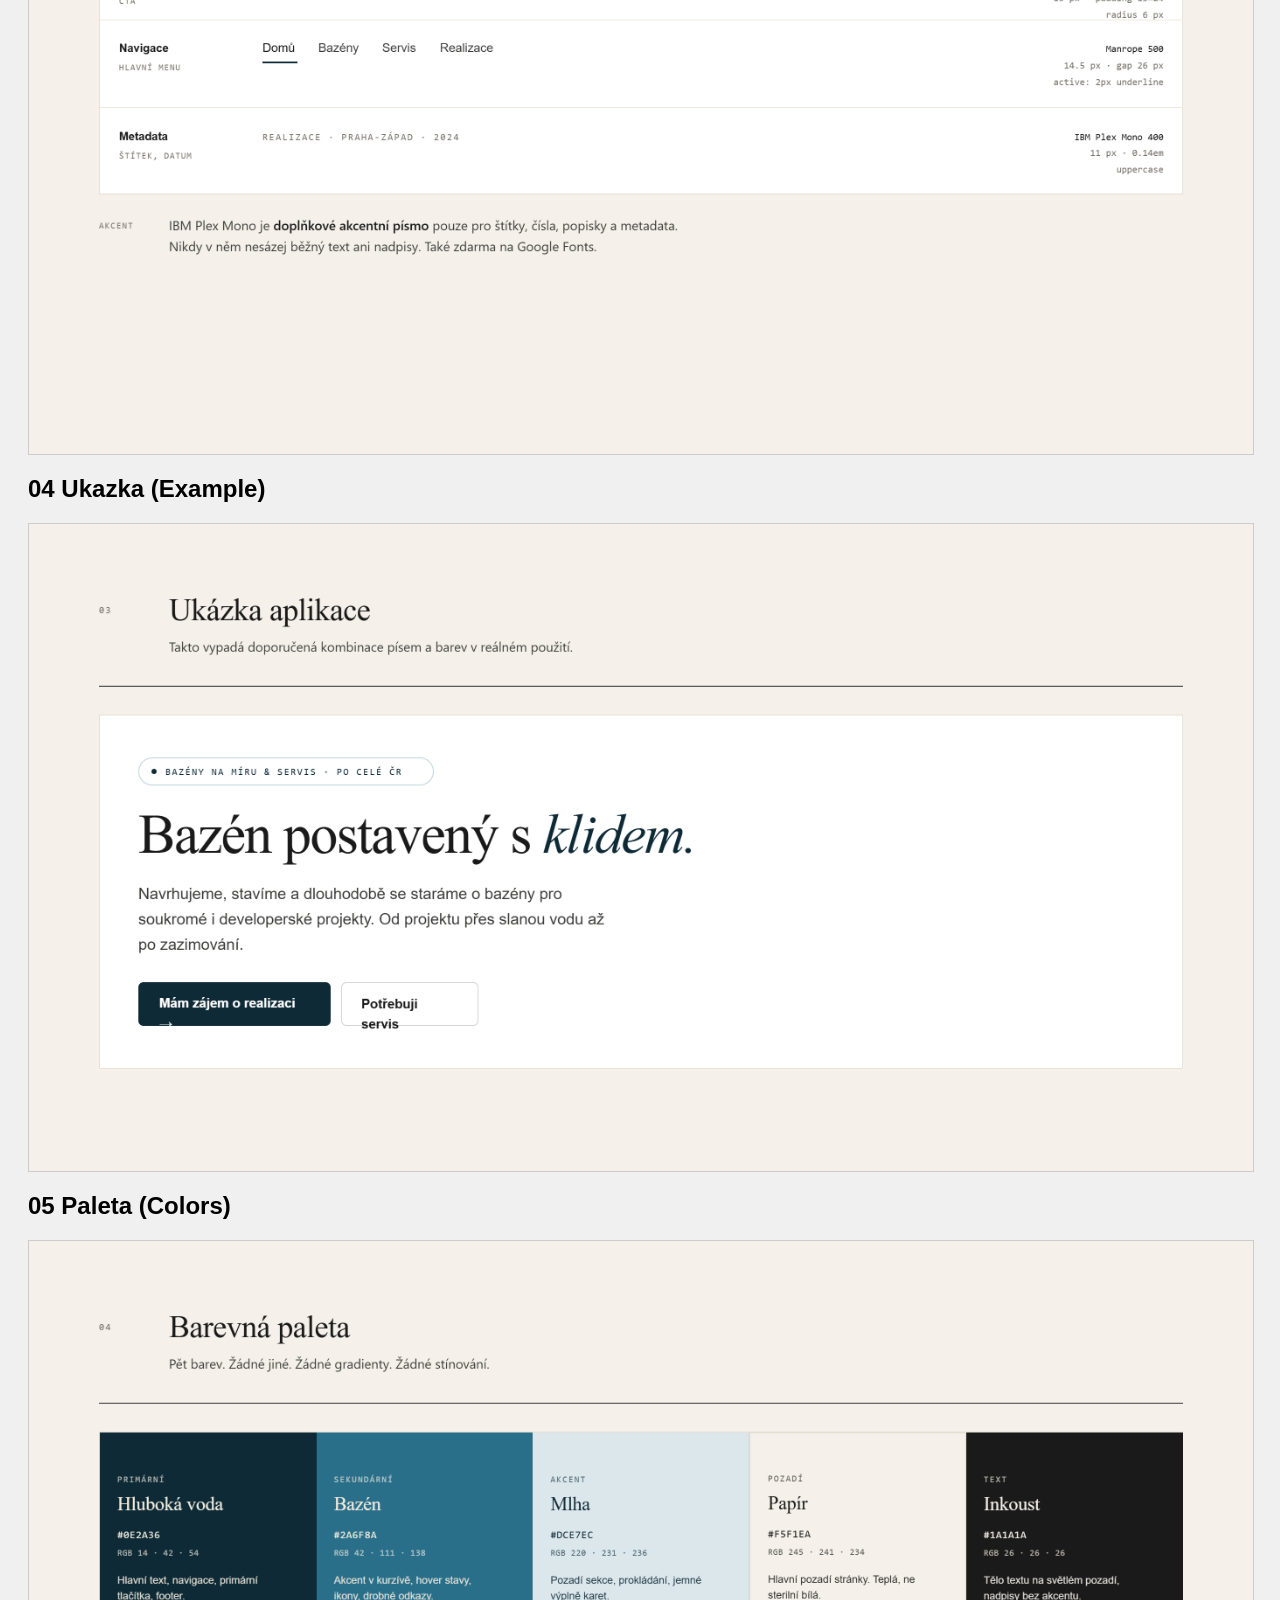
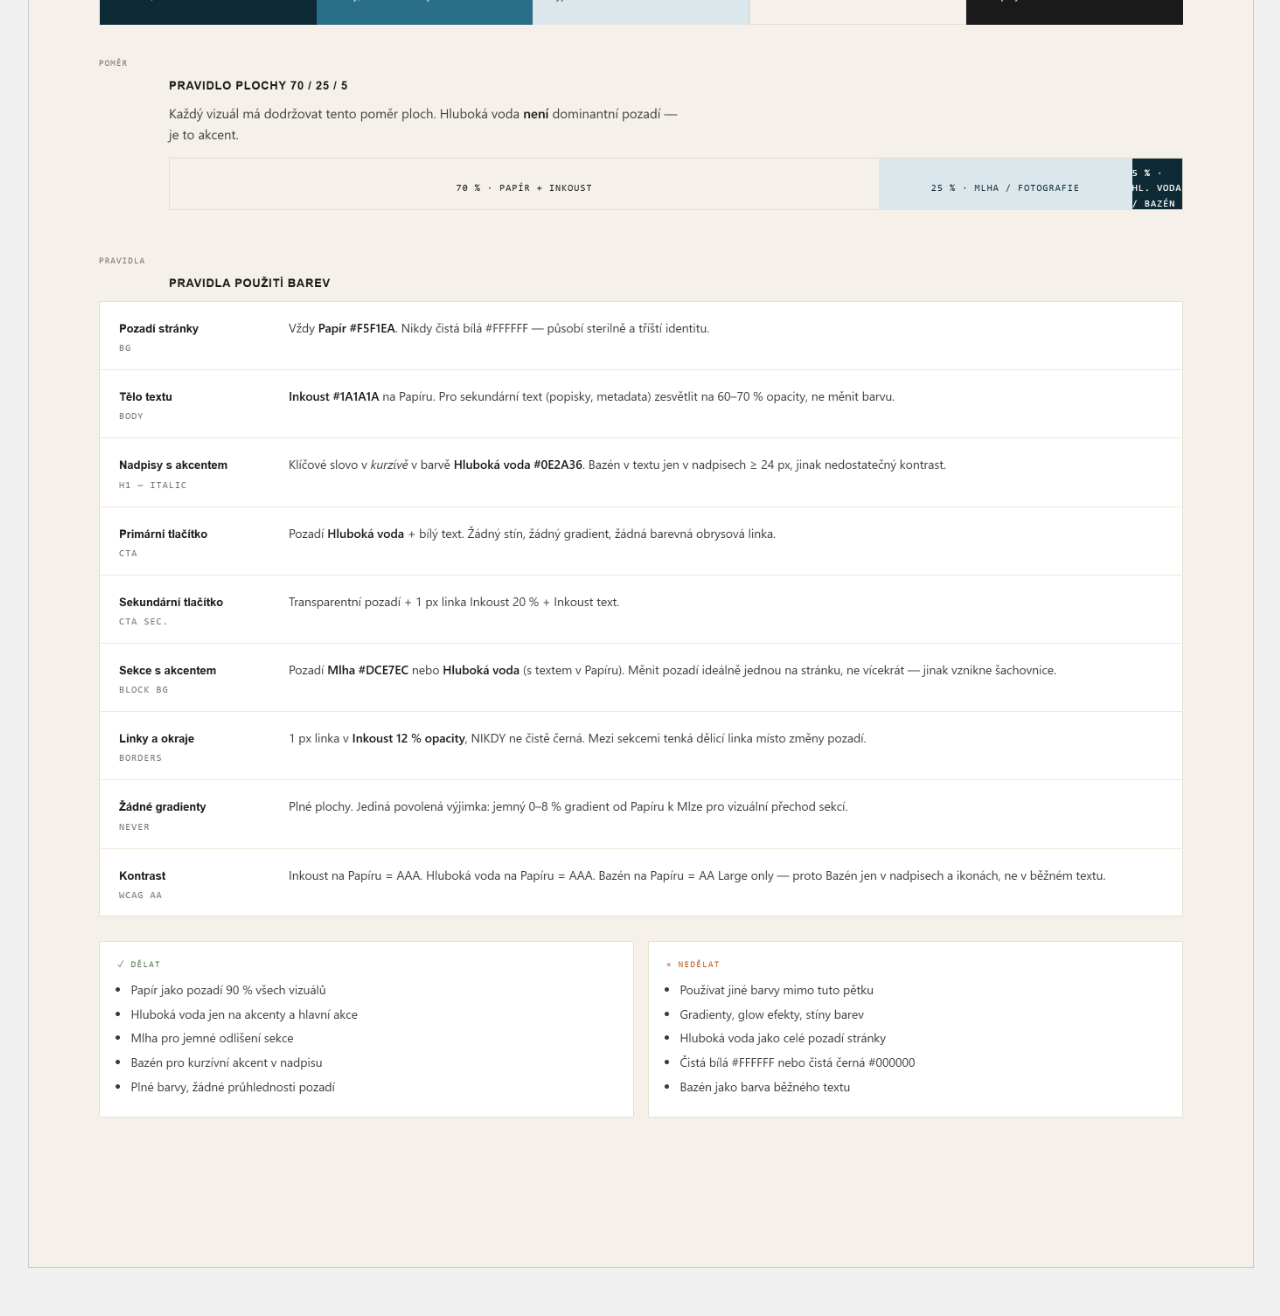
<file: visual/view.html>
<!DOCTYPE html>
<html>
<head>
<title>Brand Manual</title>
<style>
  body { background: #f0f0f0; padding: 20px; font-family: sans-serif; }
  img { max-width: 100%; height: auto; margin-bottom: 20px; border: 1px solid #ccc; display: block; }
</style>
</head>
<body>
  <h1>Brand Manual Analysis</h1>
  <h2>01 Cover</h2>
  <img src="manual-01-cover.png">
  <h2>02 Pisma (Fonts)</h2>
  <img src="manual-02-pisma.png">
  <h2>03 Typografie</h2>
  <img src="manual-03-typografie.png">
  <h2>04 Ukazka (Example)</h2>
  <img src="manual-04-ukazka.png">
  <h2>05 Paleta (Colors)</h2>
  <img src="manual-05-paleta.png">
</body>
</html>
</file>
